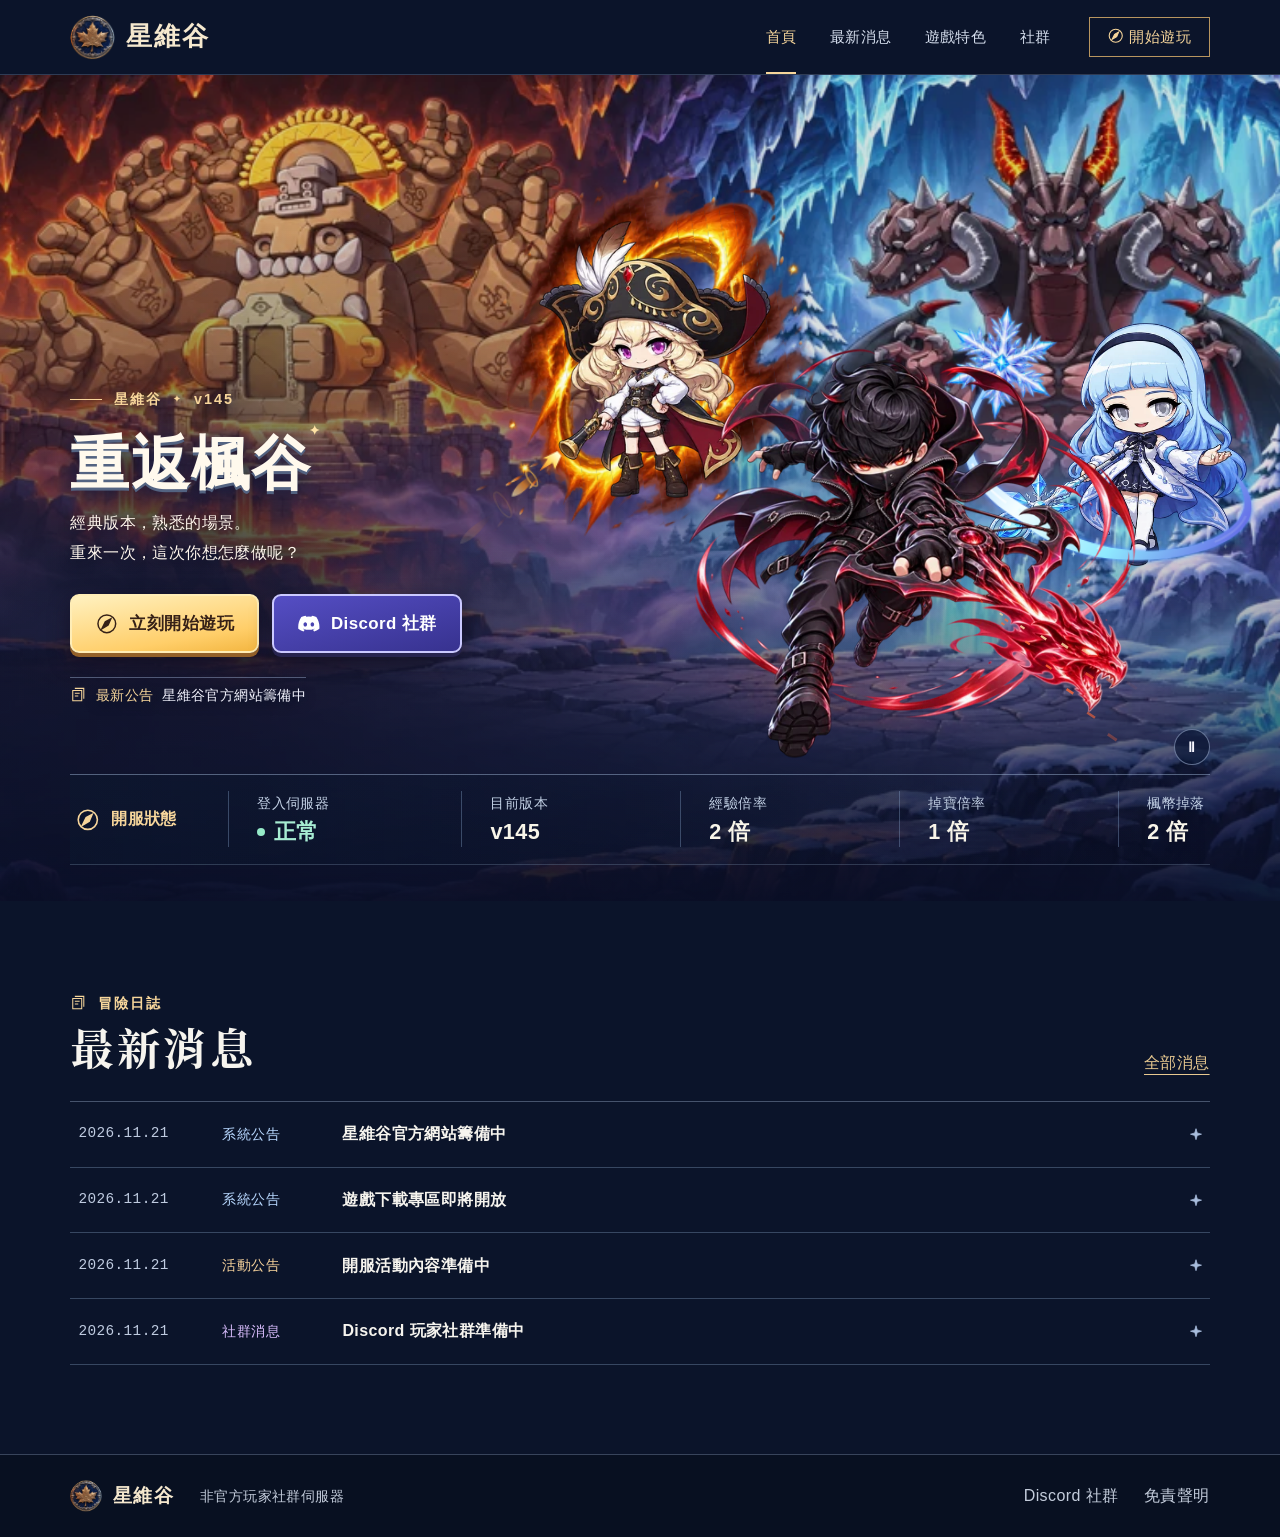
<file: index.html>
<!doctype html>
<html lang="zh-Hant-TW"><head><meta charset="utf-8"><meta name="viewport" content="width=device-width, initial-scale=1">
<title>星維谷 StarVow｜重返楓谷 v145</title>
<meta name="description" content="經典版本，熟悉的場景。重來一次，這次你想怎麼做呢？">
<meta name="theme-color" content="#0c1732">
<link rel="canonical" href="https://starvow.online/">
<meta property="og:type" content="website">
<meta property="og:site_name" content="星維谷 StarVow">
<meta property="og:locale" content="zh_TW">
<meta property="og:title" content="星維谷 StarVow｜重返楓谷 v145">
<meta property="og:description" content="經典版本，熟悉的場景。重來一次，這次你想怎麼做呢？">
<meta property="og:url" content="https://starvow.online/">
<meta property="og:image" content="https://starvow.online/starvow-share.jpg">
<meta property="og:image:type" content="image/jpeg">
<meta property="og:image:width" content="1200">
<meta property="og:image:height" content="630">
<meta property="og:image:alt" content="星維谷冰火雙王主視覺">
<meta name="twitter:card" content="summary_large_image">
<meta name="twitter:title" content="星維谷 StarVow｜重返楓谷 v145">
<meta name="twitter:description" content="經典版本，熟悉的場景。重來一次，這次你想怎麼做呢？">
<meta name="twitter:image" content="https://starvow.online/starvow-share.jpg">
<link rel="icon" href="assets/hero/maple-medal.webp"><link rel="stylesheet" href="styles.css"><link rel="stylesheet" href="scene.css"><link rel="stylesheet" href="maple-party.css"><link rel="stylesheet" href="./trio.css">
<script type="module" src="app.js"></script></head><body><a class="skip" href="#main">跳至主要內容</a>
<header class="site-header"><div class="header-inner"><a class="brand" href="./" aria-label="星維谷首頁"><img src="assets/hero/maple-medal.webp" width="45" height="45" alt=""><span>星維谷</span></a>
<nav class="wide-nav" aria-label="主選單"><a href="./" aria-current="page">首頁</a><a href="news/">最新消息</a><a href="features/">遊戲特色</a><a href="community/">社群</a></nav>
<a class="nav-play" href="play/"><svg aria-hidden="true" class="icon" viewBox="0 0 24 24" fill="none" stroke="currentColor" stroke-width="1.5"><circle cx="12" cy="12" r="9"/><path d="m16 7-2.7 6.3L7 17l3.5-7Z" fill="currentColor"/></svg> 開始遊玩</a>
<details class="menu"><summary aria-label="網站選單"><svg aria-hidden="true" class="icon" viewBox="0 0 24 24" fill="none" stroke="currentColor" stroke-width="1.5"><path d="M3 7h18M3 12h18M3 17h18"/></svg></summary><nav aria-label="行動版主選單"><a href="./" aria-current="page">首頁</a><a href="news/">最新消息</a><a href="features/">遊戲特色</a><a href="community/">社群</a><a href="play/">開始遊玩</a><a href="disclaimer/">免責聲明</a></nav></details>
</div></header><main id="main" tabindex="-1"><section class="hero" aria-labelledby="hero-title">
    <picture class="landscape" aria-hidden="true"><source media="(max-width: 760px)" srcset="assets/hero/bosses-small.webp"><img src="assets/hero/bosses.webp" fetchpriority="high" alt=""></picture>
    <canvas class="galaxy" aria-hidden="true"></canvas><div class="shade"></div>
    <div class="hero-body wrap"><div class="hero-copy">
    <p class="eyebrow"><span class="hairline"></span> 星維谷 <span class="tiny-star">✦</span> v145</p>
    <h1 id="hero-title">重返楓谷</h1><p class="hero-intro">經典版本，熟悉的場景。<br>重來一次，這次你想怎麼做呢？</p>
    <div class="actions"><a class="action gold" href="play/"><svg aria-hidden="true" class="icon" viewBox="0 0 24 24" fill="none" stroke="currentColor" stroke-width="1.5"><circle cx="12" cy="12" r="9"/><path d="m16 7-2.7 6.3L7 17l3.5-7Z" fill="currentColor"/></svg><span>立刻開始遊玩</span></a><a class="action outline" href="community/"><svg aria-hidden="true" class="icon" viewBox="0 0 24 24" fill="none" stroke="currentColor" stroke-width="1.5"><path fill="currentColor" stroke="none" d="M19.6 5.1a18 18 0 0 0-4.4-1.4l-.6 1.2a15 15 0 0 0-5.2 0l-.6-1.2C7.2 4 5.7 4.5 4.4 5.1 1.7 9.1 1 13.1 1.3 17a17 17 0 0 0 5.4 2.8l1.1-1.8-1.7-.8.4-.3a13.5 13.5 0 0 0 11 0l.4.3-1.7.8 1.1 1.8a17 17 0 0 0 5.4-2.8c.4-4.5-.7-8.4-3.1-11.9ZM8.4 14.8c-1 0-1.8-1-1.8-2.2s.8-2.2 1.8-2.2 1.8 1 1.8 2.2-.8 2.2-1.8 2.2Zm7.2 0c-1 0-1.8-1-1.8-2.2s.8-2.2 1.8-2.2 1.8 1 1.8 2.2-.8 2.2-1.8 2.2Z"/></svg><span>Discord 社群</span></a></div>
    <a class="bulletin" href="news/website/"><svg aria-hidden="true" class="icon" viewBox="0 0 24 24" fill="none" stroke="currentColor" stroke-width="1.5"><path d="M4 5h13v15H4zM7 2h13v15M7 9h7M7 13h5"/></svg><span>最新公告</span><strong>星維谷官方網站籌備中</strong></a></div>
    <div class="party"><div class="actor scout" data-actor="scout" data-costume="maple-captain"><picture>
    <source media="(max-width: 760px)" srcset="assets/scene/maple-captain-small.webp"><img src="assets/scene/maple-captain.webp" alt="戴羽飾三角帽的金髮海盜" decoding="async"></picture>
    <canvas class="spell" aria-hidden="true"></canvas></div><div class="actor mage" data-actor="mage" data-costume="maple-frost"><picture>
    <source media="(max-width: 760px)" srcset="assets/scene/maple-frost-small.webp"><img src="assets/scene/maple-frost.webp" alt="手持冰晶法杖的藍髮法師" decoding="async"></picture>
    <canvas class="spell" aria-hidden="true"></canvas></div><div class="actor knight" data-actor="knight" data-costume="kain-dragon"><picture>
    <source media="(max-width: 760px)" srcset="assets/hero/kain-small.webp"><img src="assets/hero/kain.webp" alt="凱殷向前突進，赤龍箭從手弩射出" decoding="async"></picture>
    <canvas class="spell" aria-hidden="true"></canvas></div></div></div>
    <div class="hero-foot wrap"><aside class="status" aria-label="開服狀態"><div class="status-title"><svg aria-hidden="true" class="icon" viewBox="0 0 24 24" fill="none" stroke="currentColor" stroke-width="1.5"><circle cx="12" cy="12" r="9"/><path d="m16 7-2.7 6.3L7 17l3.5-7Z" fill="currentColor"/></svg> 開服狀態</div><dl><div><dt>登入伺服器</dt><dd>正常</dd></div><div><dt>目前版本</dt><dd>v145</dd></div><div><dt>經驗倍率</dt><dd>2 倍</dd></div><div><dt>掉寶倍率</dt><dd>1 倍</dd></div><div><dt>楓幣掉落</dt><dd>2 倍</dd></div></dl></aside></div></section><section class="journal wrap" id="news"><div class="journal-heading"><div><p class="eyebrow"><svg aria-hidden="true" class="icon" viewBox="0 0 24 24" fill="none" stroke="currentColor" stroke-width="1.5"><path d="M4 5h13v15H4zM7 2h13v15M7 9h7M7 13h5"/></svg> 冒險日誌</p><h2>最新消息</h2></div><a class="text-link" href="news/">全部消息</a></div><ul class="entries"><li data-category="system"><a href="news/website/"><time datetime="2026-11-21">2026.11.21</time><span class="category system">系統公告</span><strong>星維谷官方網站籌備中</strong><svg aria-hidden="true" class="icon" viewBox="0 0 24 24" fill="none" stroke="currentColor" stroke-width="1.5"><path d="m12 1 2.5 8.5L23 12l-8.5 2.5L12 23l-2.5-8.5L1 12l8.5-2.5Z" fill="currentColor"/></svg></a></li><li data-category="system"><a href="news/download/"><time datetime="2026-11-21">2026.11.21</time><span class="category system">系統公告</span><strong>遊戲下載專區即將開放</strong><svg aria-hidden="true" class="icon" viewBox="0 0 24 24" fill="none" stroke="currentColor" stroke-width="1.5"><path d="m12 1 2.5 8.5L23 12l-8.5 2.5L12 23l-2.5-8.5L1 12l8.5-2.5Z" fill="currentColor"/></svg></a></li><li data-category="event"><a href="news/opening/"><time datetime="2026-11-21">2026.11.21</time><span class="category event">活動公告</span><strong>開服活動內容準備中</strong><svg aria-hidden="true" class="icon" viewBox="0 0 24 24" fill="none" stroke="currentColor" stroke-width="1.5"><path d="m12 1 2.5 8.5L23 12l-8.5 2.5L12 23l-2.5-8.5L1 12l8.5-2.5Z" fill="currentColor"/></svg></a></li><li data-category="community"><a href="news/discord/"><time datetime="2026-11-21">2026.11.21</time><span class="category community">社群消息</span><strong>Discord 玩家社群準備中</strong><svg aria-hidden="true" class="icon" viewBox="0 0 24 24" fill="none" stroke="currentColor" stroke-width="1.5"><path d="m12 1 2.5 8.5L23 12l-8.5 2.5L12 23l-2.5-8.5L1 12l8.5-2.5Z" fill="currentColor"/></svg></a></li></ul></section></main><footer><div class="footer-inner"><a class="brand" href="./" aria-label="星維谷首頁"><img src="assets/hero/maple-medal.webp" width="45" height="45" alt=""><span>星維谷</span></a><p>非官方玩家社群伺服器</p><a href="community/">Discord 社群</a><a href="disclaimer/">免責聲明</a></div></footer></body></html>
</file>
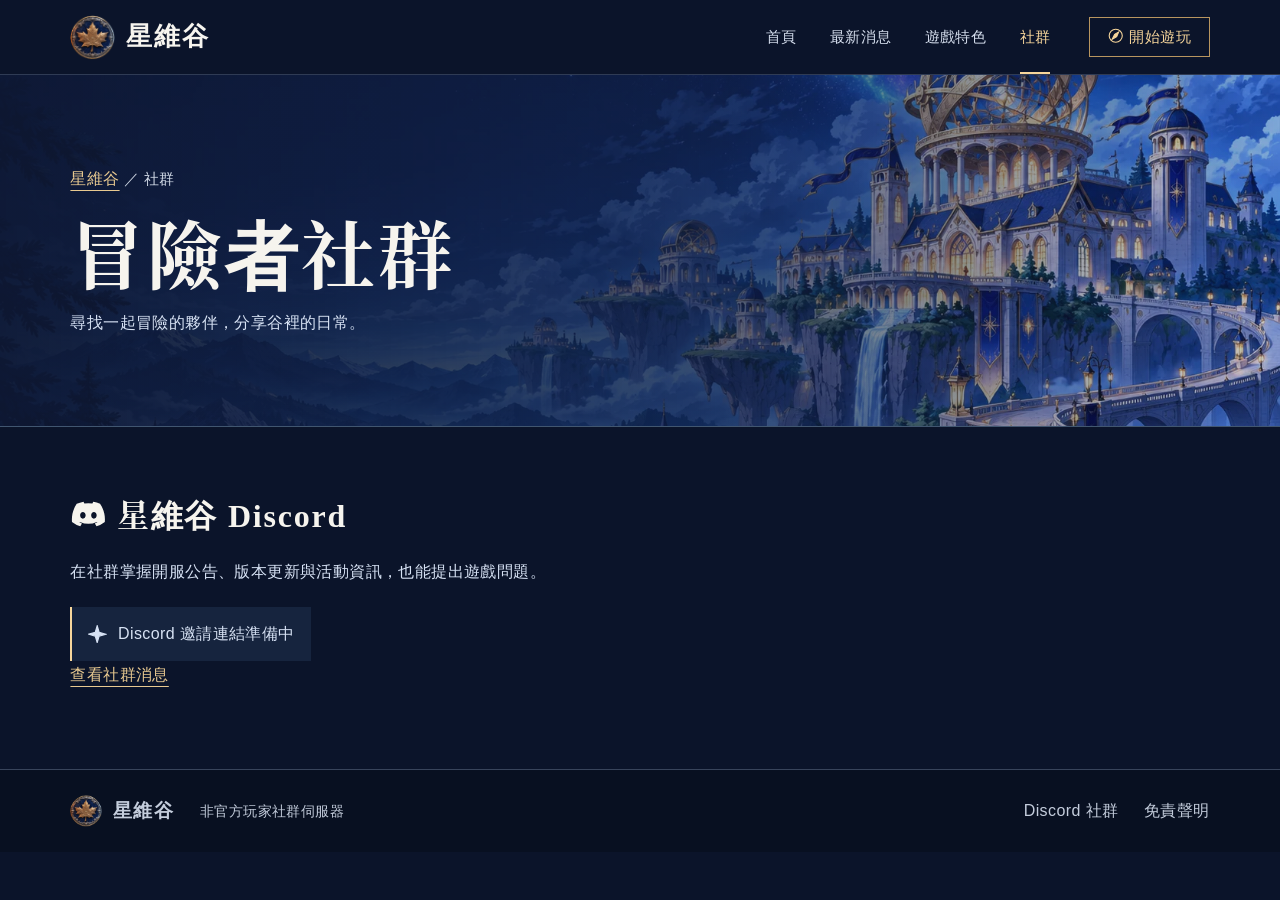
<file: community/index.html>
<!doctype html>
<html lang="zh-Hant-TW"><head><meta charset="utf-8"><meta name="viewport" content="width=device-width, initial-scale=1">
<title>社群與 Discord｜星維谷</title><meta name="description" content="星維谷玩家交流與 Discord 社群入口。"><meta name="theme-color" content="#0c1732">
<meta property="og:title" content="社群與 Discord｜星維谷"><meta property="og:description" content="星維谷玩家交流與 Discord 社群入口。">
<link rel="icon" href="../assets/hero/maple-medal.webp"><link rel="stylesheet" href="../styles.css">
<script type="module" src="../app.js"></script></head><body><a class="skip" href="#main">跳至主要內容</a>
<header class="site-header"><div class="header-inner"><a class="brand" href="../" aria-label="星維谷首頁"><img src="../assets/hero/maple-medal.webp" width="45" height="45" alt=""><span>星維谷</span></a>
<nav class="wide-nav" aria-label="主選單"><a href="../">首頁</a><a href="../news/">最新消息</a><a href="../features/">遊戲特色</a><a href="./" aria-current="page">社群</a></nav>
<a class="nav-play" href="../play/"><svg aria-hidden="true" class="icon" viewBox="0 0 24 24" fill="none" stroke="currentColor" stroke-width="1.5"><circle cx="12" cy="12" r="9"/><path d="m16 7-2.7 6.3L7 17l3.5-7Z" fill="currentColor"/></svg> 開始遊玩</a>
<details class="menu"><summary aria-label="網站選單"><svg aria-hidden="true" class="icon" viewBox="0 0 24 24" fill="none" stroke="currentColor" stroke-width="1.5"><path d="M3 7h18M3 12h18M3 17h18"/></svg></summary><nav aria-label="行動版主選單"><a href="../">首頁</a><a href="../news/">最新消息</a><a href="../features/">遊戲特色</a><a href="./" aria-current="page">社群</a><a href="../play/">開始遊玩</a><a href="../disclaimer/">免責聲明</a></nav></details>
</div></header><main id="main" tabindex="-1"><div class="inner-sky"><div class="inner-intro wrap"><a class="back" href="../">星維谷</a><span class="crumb"> ／ 社群</span><h1>冒險者社群</h1><p>尋找一起冒險的夥伴，分享谷裡的日常。</p></div></div><section class="inner-content wrap"><div class="reading"><h2><svg aria-hidden="true" class="icon" viewBox="0 0 24 24" fill="none" stroke="currentColor" stroke-width="1.5"><path fill="currentColor" stroke="none" d="M19.6 5.1a18 18 0 0 0-4.4-1.4l-.6 1.2a15 15 0 0 0-5.2 0l-.6-1.2C7.2 4 5.7 4.5 4.4 5.1 1.7 9.1 1 13.1 1.3 17a17 17 0 0 0 5.4 2.8l1.1-1.8-1.7-.8.4-.3a13.5 13.5 0 0 0 11 0l.4.3-1.7.8 1.1 1.8a17 17 0 0 0 5.4-2.8c.4-4.5-.7-8.4-3.1-11.9ZM8.4 14.8c-1 0-1.8-1-1.8-2.2s.8-2.2 1.8-2.2 1.8 1 1.8 2.2-.8 2.2-1.8 2.2Zm7.2 0c-1 0-1.8-1-1.8-2.2s.8-2.2 1.8-2.2 1.8 1 1.8 2.2-.8 2.2-1.8 2.2Z"/></svg> 星維谷 Discord</h2><p>在社群掌握開服公告、版本更新與活動資訊，也能提出遊戲問題。</p><p class="pending"><svg aria-hidden="true" class="icon" viewBox="0 0 24 24" fill="none" stroke="currentColor" stroke-width="1.5"><path d="m12 1 2.5 8.5L23 12l-8.5 2.5L12 23l-2.5-8.5L1 12l8.5-2.5Z" fill="currentColor"/></svg>Discord 邀請連結準備中</p><a class="text-link" href="../news/?category=community">查看社群消息</a></div></section></main><footer><div class="footer-inner"><a class="brand" href="../" aria-label="星維谷首頁"><img src="../assets/hero/maple-medal.webp" width="45" height="45" alt=""><span>星維谷</span></a><p>非官方玩家社群伺服器</p><a href="./">Discord 社群</a><a href="../disclaimer/">免責聲明</a></div></footer></body></html>
</file>
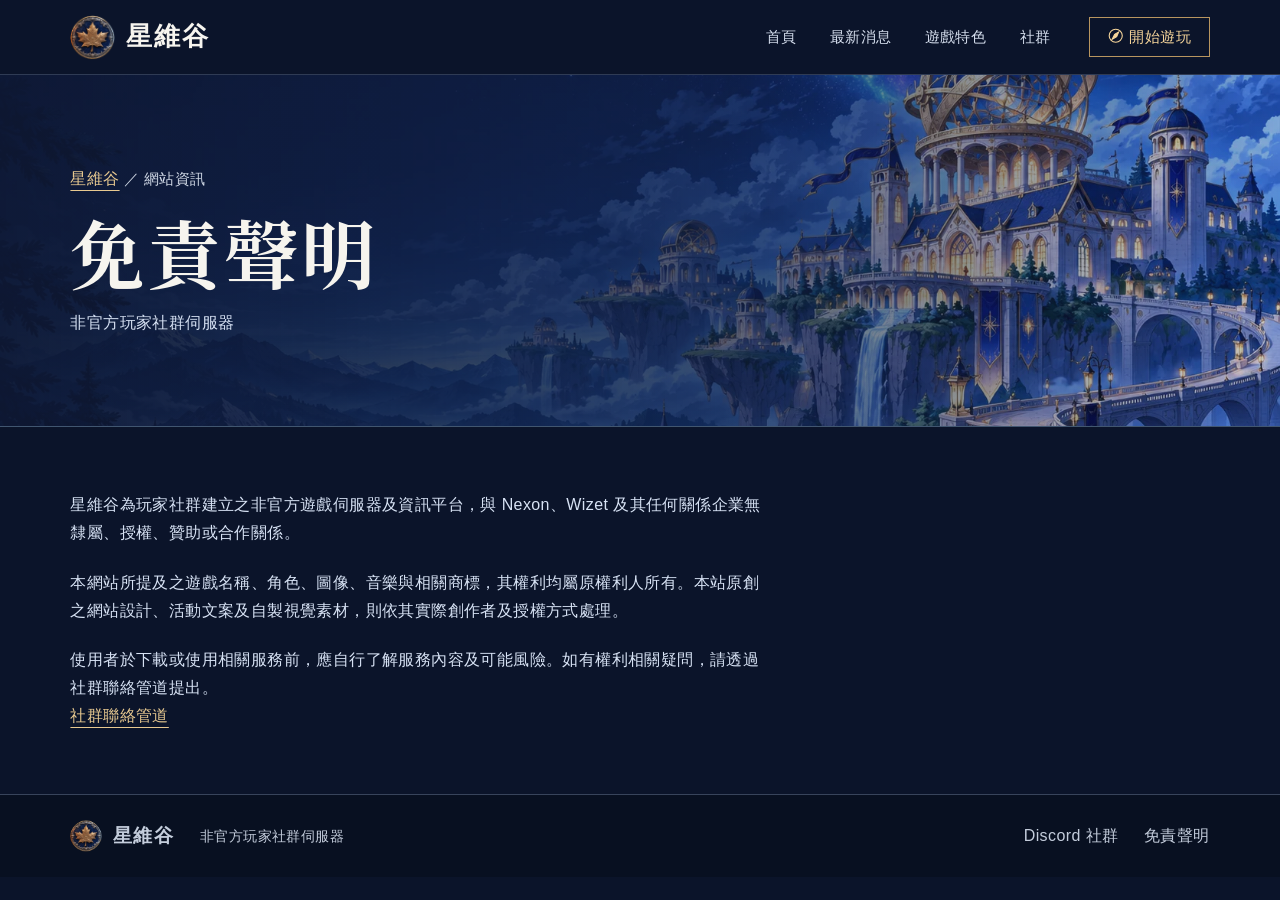
<file: disclaimer/index.html>
<!doctype html>
<html lang="zh-Hant-TW"><head><meta charset="utf-8"><meta name="viewport" content="width=device-width, initial-scale=1">
<title>免責聲明｜星維谷</title><meta name="description" content="星維谷非官方伺服器與權利歸屬說明。"><meta name="theme-color" content="#0c1732">
<meta property="og:title" content="免責聲明｜星維谷"><meta property="og:description" content="星維谷非官方伺服器與權利歸屬說明。">
<link rel="icon" href="../assets/hero/maple-medal.webp"><link rel="stylesheet" href="../styles.css">
<script type="module" src="../app.js"></script></head><body><a class="skip" href="#main">跳至主要內容</a>
<header class="site-header"><div class="header-inner"><a class="brand" href="../" aria-label="星維谷首頁"><img src="../assets/hero/maple-medal.webp" width="45" height="45" alt=""><span>星維谷</span></a>
<nav class="wide-nav" aria-label="主選單"><a href="../">首頁</a><a href="../news/">最新消息</a><a href="../features/">遊戲特色</a><a href="../community/">社群</a></nav>
<a class="nav-play" href="../play/"><svg aria-hidden="true" class="icon" viewBox="0 0 24 24" fill="none" stroke="currentColor" stroke-width="1.5"><circle cx="12" cy="12" r="9"/><path d="m16 7-2.7 6.3L7 17l3.5-7Z" fill="currentColor"/></svg> 開始遊玩</a>
<details class="menu"><summary aria-label="網站選單"><svg aria-hidden="true" class="icon" viewBox="0 0 24 24" fill="none" stroke="currentColor" stroke-width="1.5"><path d="M3 7h18M3 12h18M3 17h18"/></svg></summary><nav aria-label="行動版主選單"><a href="../">首頁</a><a href="../news/">最新消息</a><a href="../features/">遊戲特色</a><a href="../community/">社群</a><a href="../play/">開始遊玩</a><a href="./" aria-current="page">免責聲明</a></nav></details>
</div></header><main id="main" tabindex="-1"><div class="inner-sky"><div class="inner-intro wrap"><a class="back" href="../">星維谷</a><span class="crumb"> ／ 網站資訊</span><h1>免責聲明</h1><p>非官方玩家社群伺服器</p></div></div><section class="inner-content wrap"><article class="reading"><p>星維谷為玩家社群建立之非官方遊戲伺服器及資訊平台，與 Nexon、Wizet 及其任何關係企業無隸屬、授權、贊助或合作關係。</p><p>本網站所提及之遊戲名稱、角色、圖像、音樂與相關商標，其權利均屬原權利人所有。本站原創之網站設計、活動文案及自製視覺素材，則依其實際創作者及授權方式處理。</p><p>使用者於下載或使用相關服務前，應自行了解服務內容及可能風險。如有權利相關疑問，請透過社群聯絡管道提出。</p><a class="text-link" href="../community/">社群聯絡管道</a></article></section></main><footer><div class="footer-inner"><a class="brand" href="../" aria-label="星維谷首頁"><img src="../assets/hero/maple-medal.webp" width="45" height="45" alt=""><span>星維谷</span></a><p>非官方玩家社群伺服器</p><a href="../community/">Discord 社群</a><a href="./">免責聲明</a></div></footer></body></html>
</file>
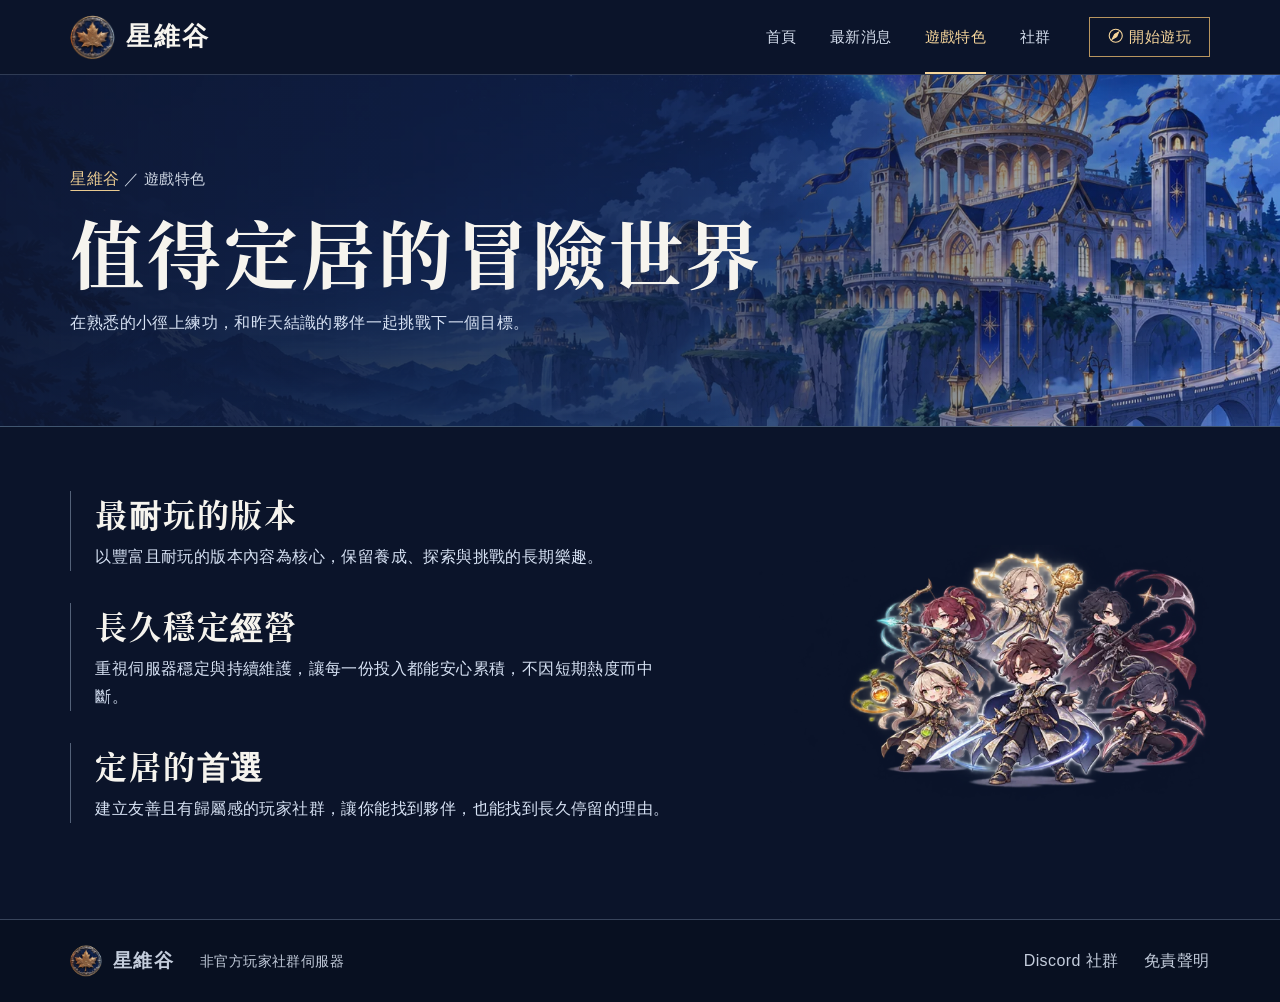
<file: features/index.html>
<!doctype html>
<html lang="zh-Hant-TW"><head><meta charset="utf-8"><meta name="viewport" content="width=device-width, initial-scale=1">
<title>遊戲特色｜星維谷</title><meta name="description" content="探索 v145 的長期養成與社群生活。"><meta name="theme-color" content="#0c1732">
<meta property="og:title" content="遊戲特色｜星維谷"><meta property="og:description" content="探索 v145 的長期養成與社群生活。">
<link rel="icon" href="../assets/hero/maple-medal.webp"><link rel="stylesheet" href="../styles.css">
<script type="module" src="../app.js"></script></head><body><a class="skip" href="#main">跳至主要內容</a>
<header class="site-header"><div class="header-inner"><a class="brand" href="../" aria-label="星維谷首頁"><img src="../assets/hero/maple-medal.webp" width="45" height="45" alt=""><span>星維谷</span></a>
<nav class="wide-nav" aria-label="主選單"><a href="../">首頁</a><a href="../news/">最新消息</a><a href="./" aria-current="page">遊戲特色</a><a href="../community/">社群</a></nav>
<a class="nav-play" href="../play/"><svg aria-hidden="true" class="icon" viewBox="0 0 24 24" fill="none" stroke="currentColor" stroke-width="1.5"><circle cx="12" cy="12" r="9"/><path d="m16 7-2.7 6.3L7 17l3.5-7Z" fill="currentColor"/></svg> 開始遊玩</a>
<details class="menu"><summary aria-label="網站選單"><svg aria-hidden="true" class="icon" viewBox="0 0 24 24" fill="none" stroke="currentColor" stroke-width="1.5"><path d="M3 7h18M3 12h18M3 17h18"/></svg></summary><nav aria-label="行動版主選單"><a href="../">首頁</a><a href="../news/">最新消息</a><a href="./" aria-current="page">遊戲特色</a><a href="../community/">社群</a><a href="../play/">開始遊玩</a><a href="../disclaimer/">免責聲明</a></nav></details>
</div></header><main id="main" tabindex="-1"><div class="inner-sky"><div class="inner-intro wrap"><a class="back" href="../">星維谷</a><span class="crumb"> ／ 遊戲特色</span><h1>值得定居的冒險世界</h1><p>在熟悉的小徑上練功，和昨天結識的夥伴一起挑戰下一個目標。</p></div></div><section class="inner-content wrap"><div class="feature-spread"><div><section class="feature"><h2>最耐玩的版本</h2><p>以豐富且耐玩的版本內容為核心，保留養成、探索與挑戰的長期樂趣。</p></section><section class="feature"><h2>長久穩定經營</h2><p>重視伺服器穩定與持續維護，讓每一份投入都能安心累積，不因短期熱度而中斷。</p></section><section class="feature"><h2>定居的首選</h2><p>建立友善且有歸屬感的玩家社群，讓你能找到夥伴，也能找到長久停留的理由。</p></section></div><img loading="lazy" src="../assets/scene/expedition.webp" alt="星維谷冒險團" width="640" height="375"></div></section></main><footer><div class="footer-inner"><a class="brand" href="../" aria-label="星維谷首頁"><img src="../assets/hero/maple-medal.webp" width="45" height="45" alt=""><span>星維谷</span></a><p>非官方玩家社群伺服器</p><a href="../community/">Discord 社群</a><a href="../disclaimer/">免責聲明</a></div></footer></body></html>
</file>
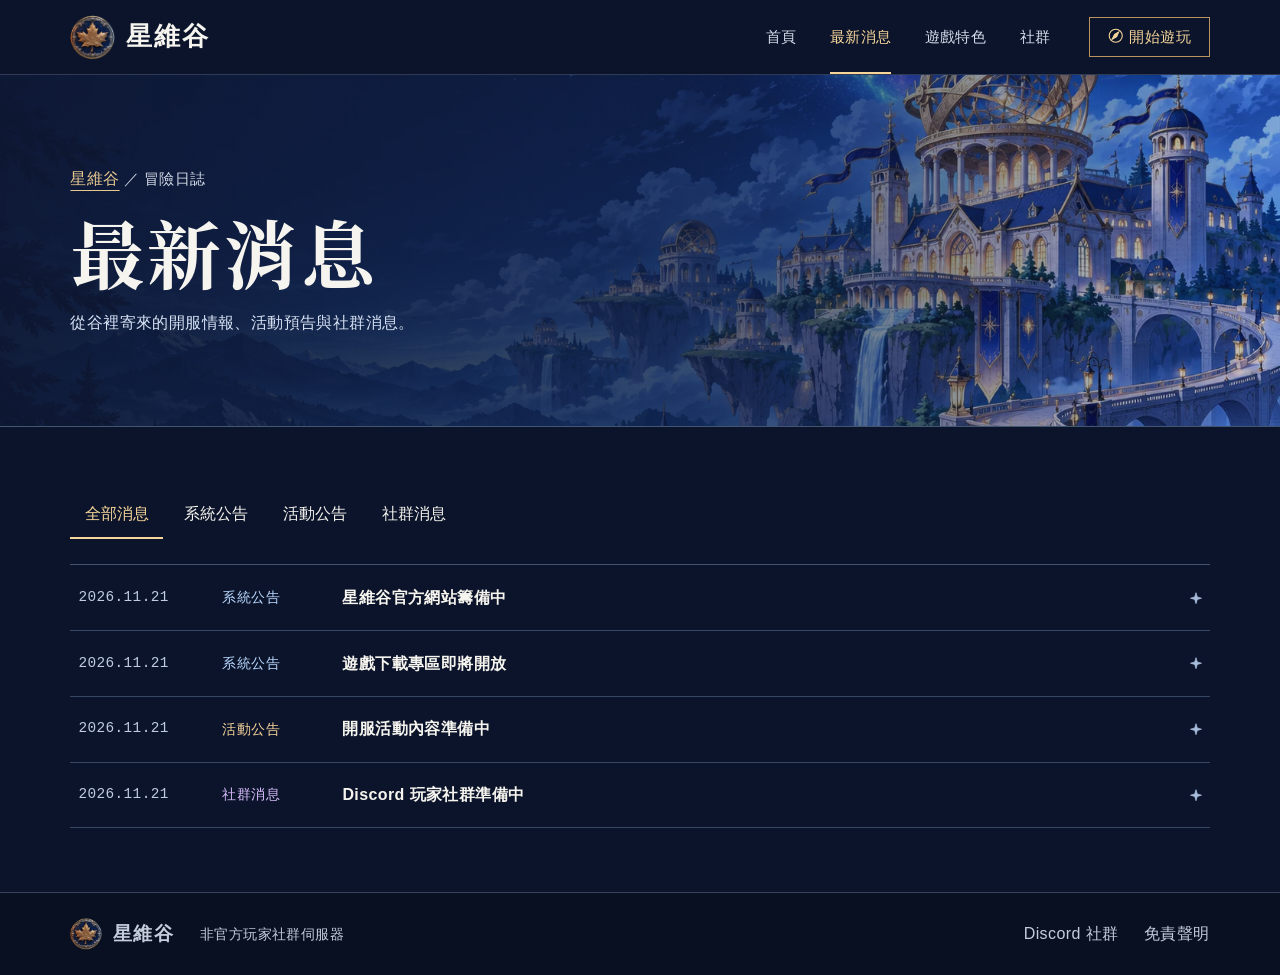
<file: news/index.html>
<!doctype html>
<html lang="zh-Hant-TW"><head><meta charset="utf-8"><meta name="viewport" content="width=device-width, initial-scale=1">
<title>最新消息｜星維谷</title><meta name="description" content="開服資訊、活動公告與社群動態。"><meta name="theme-color" content="#0c1732">
<meta property="og:title" content="最新消息｜星維谷"><meta property="og:description" content="開服資訊、活動公告與社群動態。">
<link rel="icon" href="../assets/hero/maple-medal.webp"><link rel="stylesheet" href="../styles.css">
<script type="module" src="../app.js"></script></head><body><a class="skip" href="#main">跳至主要內容</a>
<header class="site-header"><div class="header-inner"><a class="brand" href="../" aria-label="星維谷首頁"><img src="../assets/hero/maple-medal.webp" width="45" height="45" alt=""><span>星維谷</span></a>
<nav class="wide-nav" aria-label="主選單"><a href="../">首頁</a><a href="./" aria-current="page">最新消息</a><a href="../features/">遊戲特色</a><a href="../community/">社群</a></nav>
<a class="nav-play" href="../play/"><svg aria-hidden="true" class="icon" viewBox="0 0 24 24" fill="none" stroke="currentColor" stroke-width="1.5"><circle cx="12" cy="12" r="9"/><path d="m16 7-2.7 6.3L7 17l3.5-7Z" fill="currentColor"/></svg> 開始遊玩</a>
<details class="menu"><summary aria-label="網站選單"><svg aria-hidden="true" class="icon" viewBox="0 0 24 24" fill="none" stroke="currentColor" stroke-width="1.5"><path d="M3 7h18M3 12h18M3 17h18"/></svg></summary><nav aria-label="行動版主選單"><a href="../">首頁</a><a href="./" aria-current="page">最新消息</a><a href="../features/">遊戲特色</a><a href="../community/">社群</a><a href="../play/">開始遊玩</a><a href="../disclaimer/">免責聲明</a></nav></details>
</div></header><main id="main" tabindex="-1"><div class="inner-sky"><div class="inner-intro wrap"><a class="back" href="../">星維谷</a><span class="crumb"> ／ 冒險日誌</span><h1>最新消息</h1><p>從谷裡寄來的開服情報、活動預告與社群消息。</p></div></div><section class="inner-content wrap"><div class="filters" aria-label="消息分類" hidden><button type="button" data-filter="all" aria-pressed="true">全部消息</button><button type="button" data-filter="system" aria-pressed="false">系統公告</button><button type="button" data-filter="event" aria-pressed="false">活動公告</button><button type="button" data-filter="community" aria-pressed="false">社群消息</button></div><ul class="entries"><li data-category="system"><a href="website/"><time datetime="2026-11-21">2026.11.21</time><span class="category system">系統公告</span><strong>星維谷官方網站籌備中</strong><svg aria-hidden="true" class="icon" viewBox="0 0 24 24" fill="none" stroke="currentColor" stroke-width="1.5"><path d="m12 1 2.5 8.5L23 12l-8.5 2.5L12 23l-2.5-8.5L1 12l8.5-2.5Z" fill="currentColor"/></svg></a></li><li data-category="system"><a href="download/"><time datetime="2026-11-21">2026.11.21</time><span class="category system">系統公告</span><strong>遊戲下載專區即將開放</strong><svg aria-hidden="true" class="icon" viewBox="0 0 24 24" fill="none" stroke="currentColor" stroke-width="1.5"><path d="m12 1 2.5 8.5L23 12l-8.5 2.5L12 23l-2.5-8.5L1 12l8.5-2.5Z" fill="currentColor"/></svg></a></li><li data-category="event"><a href="opening/"><time datetime="2026-11-21">2026.11.21</time><span class="category event">活動公告</span><strong>開服活動內容準備中</strong><svg aria-hidden="true" class="icon" viewBox="0 0 24 24" fill="none" stroke="currentColor" stroke-width="1.5"><path d="m12 1 2.5 8.5L23 12l-8.5 2.5L12 23l-2.5-8.5L1 12l8.5-2.5Z" fill="currentColor"/></svg></a></li><li data-category="community"><a href="discord/"><time datetime="2026-11-21">2026.11.21</time><span class="category community">社群消息</span><strong>Discord 玩家社群準備中</strong><svg aria-hidden="true" class="icon" viewBox="0 0 24 24" fill="none" stroke="currentColor" stroke-width="1.5"><path d="m12 1 2.5 8.5L23 12l-8.5 2.5L12 23l-2.5-8.5L1 12l8.5-2.5Z" fill="currentColor"/></svg></a></li></ul></section></main><footer><div class="footer-inner"><a class="brand" href="../" aria-label="星維谷首頁"><img src="../assets/hero/maple-medal.webp" width="45" height="45" alt=""><span>星維谷</span></a><p>非官方玩家社群伺服器</p><a href="../community/">Discord 社群</a><a href="../disclaimer/">免責聲明</a></div></footer></body></html>
</file>
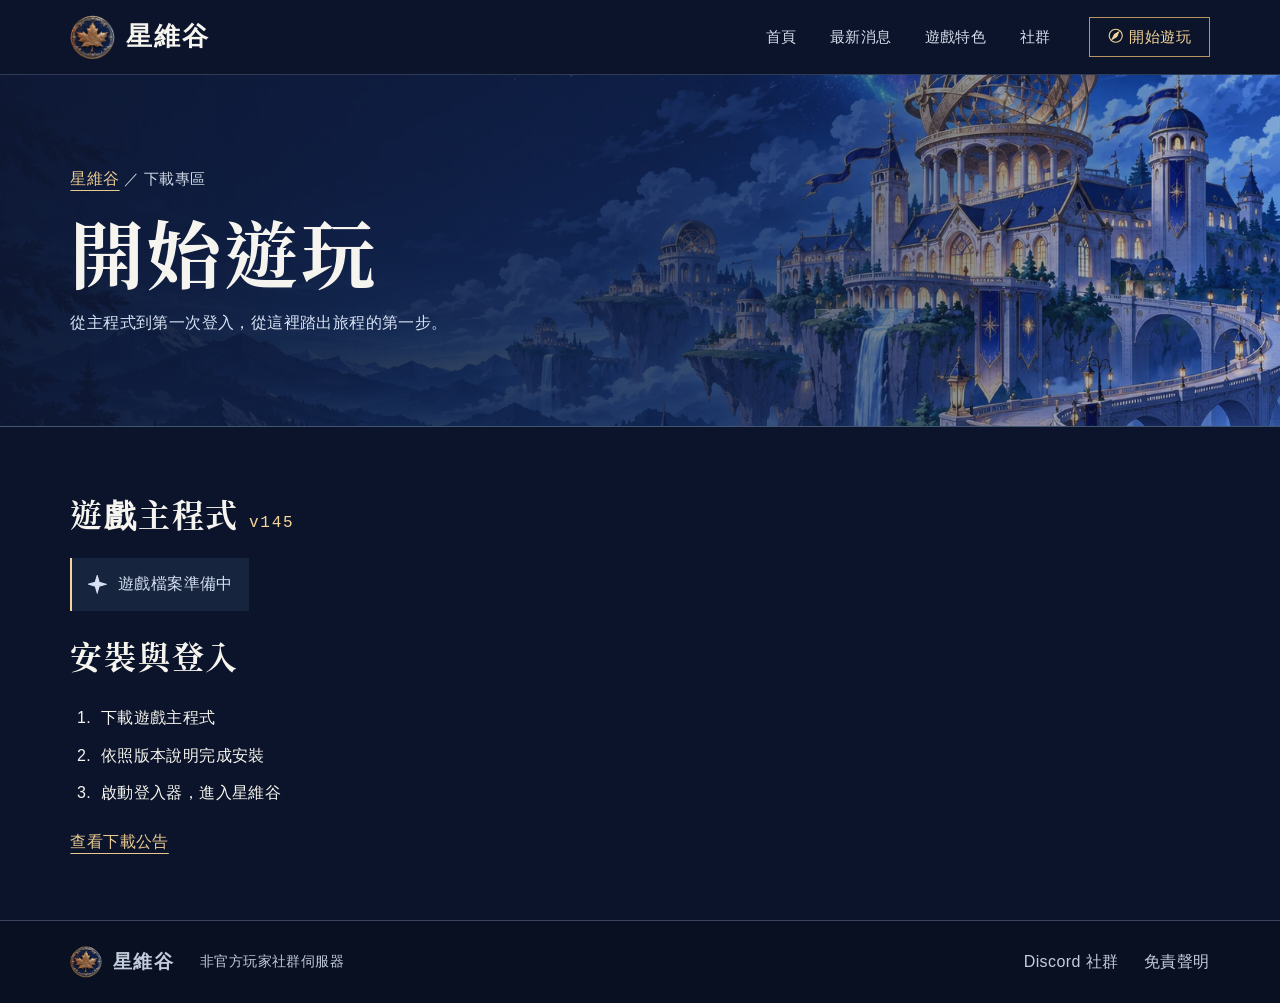
<file: play/index.html>
<!doctype html>
<html lang="zh-Hant-TW"><head><meta charset="utf-8"><meta name="viewport" content="width=device-width, initial-scale=1">
<title>開始遊玩｜星維谷</title><meta name="description" content="星維谷 v145 遊戲下載與安裝教學。"><meta name="theme-color" content="#0c1732">
<meta property="og:title" content="開始遊玩｜星維谷"><meta property="og:description" content="星維谷 v145 遊戲下載與安裝教學。">
<link rel="icon" href="../assets/hero/maple-medal.webp"><link rel="stylesheet" href="../styles.css">
<script type="module" src="../app.js"></script></head><body><a class="skip" href="#main">跳至主要內容</a>
<header class="site-header"><div class="header-inner"><a class="brand" href="../" aria-label="星維谷首頁"><img src="../assets/hero/maple-medal.webp" width="45" height="45" alt=""><span>星維谷</span></a>
<nav class="wide-nav" aria-label="主選單"><a href="../">首頁</a><a href="../news/">最新消息</a><a href="../features/">遊戲特色</a><a href="../community/">社群</a></nav>
<a class="nav-play" href="./"><svg aria-hidden="true" class="icon" viewBox="0 0 24 24" fill="none" stroke="currentColor" stroke-width="1.5"><circle cx="12" cy="12" r="9"/><path d="m16 7-2.7 6.3L7 17l3.5-7Z" fill="currentColor"/></svg> 開始遊玩</a>
<details class="menu"><summary aria-label="網站選單"><svg aria-hidden="true" class="icon" viewBox="0 0 24 24" fill="none" stroke="currentColor" stroke-width="1.5"><path d="M3 7h18M3 12h18M3 17h18"/></svg></summary><nav aria-label="行動版主選單"><a href="../">首頁</a><a href="../news/">最新消息</a><a href="../features/">遊戲特色</a><a href="../community/">社群</a><a href="./" aria-current="page">開始遊玩</a><a href="../disclaimer/">免責聲明</a></nav></details>
</div></header><main id="main" tabindex="-1"><div class="inner-sky"><div class="inner-intro wrap"><a class="back" href="../">星維谷</a><span class="crumb"> ／ 下載專區</span><h1>開始遊玩</h1><p>從主程式到第一次登入，從這裡踏出旅程的第一步。</p></div></div><section class="inner-content wrap"><div class="reading"><h2>遊戲主程式 <small>v145</small></h2><p class="pending"><svg aria-hidden="true" class="icon" viewBox="0 0 24 24" fill="none" stroke="currentColor" stroke-width="1.5"><path d="m12 1 2.5 8.5L23 12l-8.5 2.5L12 23l-2.5-8.5L1 12l8.5-2.5Z" fill="currentColor"/></svg>遊戲檔案準備中</p><h2 id="install">安裝與登入</h2><ol class="steps"><li>下載遊戲主程式</li><li>依照版本說明完成安裝</li><li>啟動登入器，進入星維谷</li></ol><a class="text-link" href="../news/download/">查看下載公告</a></div></section></main><footer><div class="footer-inner"><a class="brand" href="../" aria-label="星維谷首頁"><img src="../assets/hero/maple-medal.webp" width="45" height="45" alt=""><span>星維谷</span></a><p>非官方玩家社群伺服器</p><a href="../community/">Discord 社群</a><a href="../disclaimer/">免責聲明</a></div></footer></body></html>
</file>
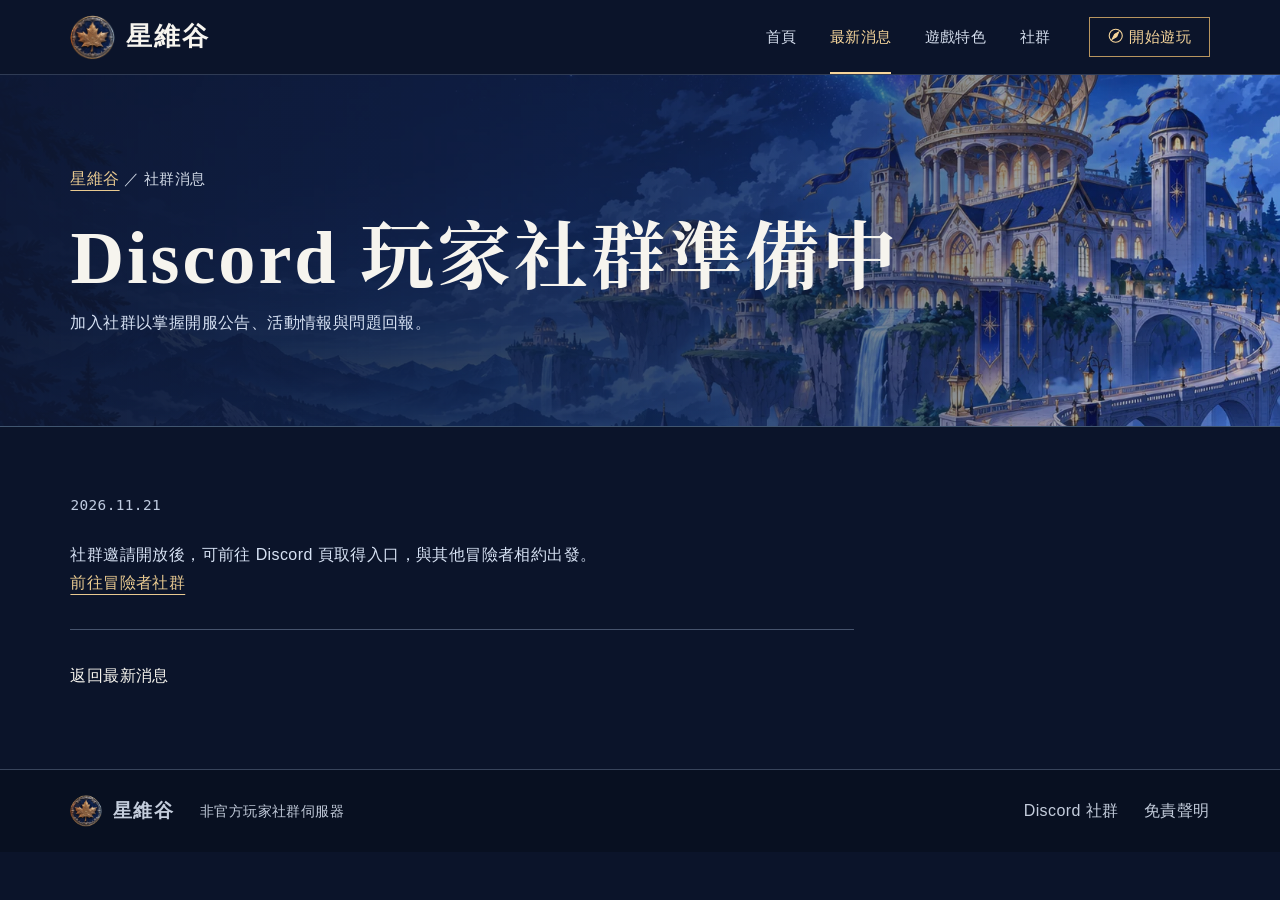
<file: news/discord/index.html>
<!doctype html>
<html lang="zh-Hant-TW"><head><meta charset="utf-8"><meta name="viewport" content="width=device-width, initial-scale=1">
<title>Discord 玩家社群準備中｜星維谷</title><meta name="description" content="加入社群以掌握開服公告、活動情報與問題回報。"><meta name="theme-color" content="#0c1732">
<meta property="og:title" content="Discord 玩家社群準備中｜星維谷"><meta property="og:description" content="加入社群以掌握開服公告、活動情報與問題回報。">
<link rel="icon" href="../../assets/hero/maple-medal.webp"><link rel="stylesheet" href="../../styles.css">
<script type="module" src="../../app.js"></script></head><body><a class="skip" href="#main">跳至主要內容</a>
<header class="site-header"><div class="header-inner"><a class="brand" href="../../" aria-label="星維谷首頁"><img src="../../assets/hero/maple-medal.webp" width="45" height="45" alt=""><span>星維谷</span></a>
<nav class="wide-nav" aria-label="主選單"><a href="../../">首頁</a><a href="../" aria-current="page">最新消息</a><a href="../../features/">遊戲特色</a><a href="../../community/">社群</a></nav>
<a class="nav-play" href="../../play/"><svg aria-hidden="true" class="icon" viewBox="0 0 24 24" fill="none" stroke="currentColor" stroke-width="1.5"><circle cx="12" cy="12" r="9"/><path d="m16 7-2.7 6.3L7 17l3.5-7Z" fill="currentColor"/></svg> 開始遊玩</a>
<details class="menu"><summary aria-label="網站選單"><svg aria-hidden="true" class="icon" viewBox="0 0 24 24" fill="none" stroke="currentColor" stroke-width="1.5"><path d="M3 7h18M3 12h18M3 17h18"/></svg></summary><nav aria-label="行動版主選單"><a href="../../">首頁</a><a href="../" aria-current="page">最新消息</a><a href="../../features/">遊戲特色</a><a href="../../community/">社群</a><a href="../../play/">開始遊玩</a><a href="../../disclaimer/">免責聲明</a></nav></details>
</div></header><main id="main" tabindex="-1"><div class="inner-sky"><div class="inner-intro wrap"><a class="back" href="../../">星維谷</a><span class="crumb"> ／ 社群消息</span><h1>Discord 玩家社群準備中</h1><p>加入社群以掌握開服公告、活動情報與問題回報。</p></div></div><section class="inner-content wrap"><article class="reading"><time datetime="2026-11-21">2026.11.21</time><p>社群邀請開放後，可前往 Discord 頁取得入口，與其他冒險者相約出發。</p><a class="text-link" href="../../community/">前往冒險者社群</a><hr><a href="../">返回最新消息</a></article></section></main><footer><div class="footer-inner"><a class="brand" href="../../" aria-label="星維谷首頁"><img src="../../assets/hero/maple-medal.webp" width="45" height="45" alt=""><span>星維谷</span></a><p>非官方玩家社群伺服器</p><a href="../../community/">Discord 社群</a><a href="../../disclaimer/">免責聲明</a></div></footer></body></html>
</file>
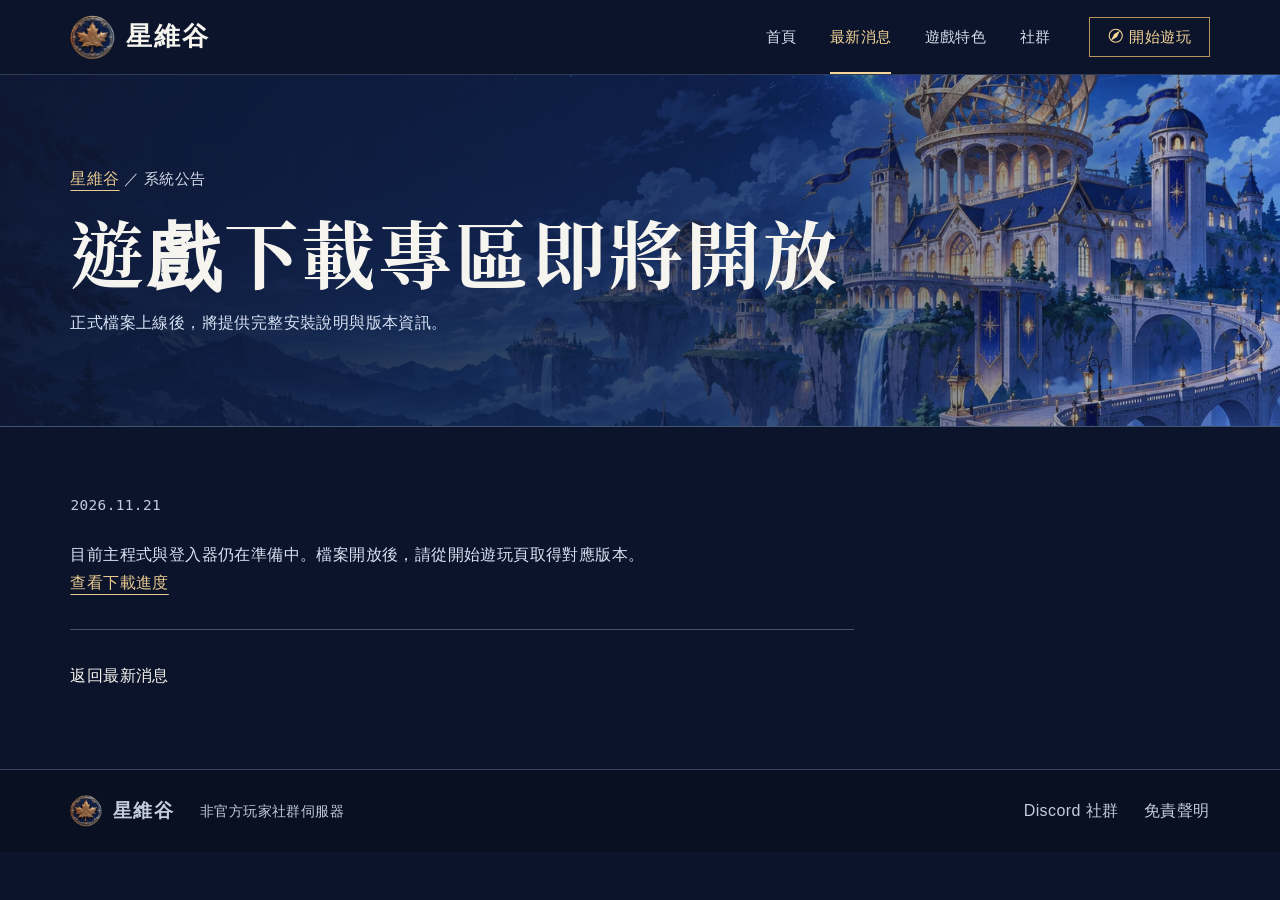
<file: news/download/index.html>
<!doctype html>
<html lang="zh-Hant-TW"><head><meta charset="utf-8"><meta name="viewport" content="width=device-width, initial-scale=1">
<title>遊戲下載專區即將開放｜星維谷</title><meta name="description" content="正式檔案上線後，將提供完整安裝說明與版本資訊。"><meta name="theme-color" content="#0c1732">
<meta property="og:title" content="遊戲下載專區即將開放｜星維谷"><meta property="og:description" content="正式檔案上線後，將提供完整安裝說明與版本資訊。">
<link rel="icon" href="../../assets/hero/maple-medal.webp"><link rel="stylesheet" href="../../styles.css">
<script type="module" src="../../app.js"></script></head><body><a class="skip" href="#main">跳至主要內容</a>
<header class="site-header"><div class="header-inner"><a class="brand" href="../../" aria-label="星維谷首頁"><img src="../../assets/hero/maple-medal.webp" width="45" height="45" alt=""><span>星維谷</span></a>
<nav class="wide-nav" aria-label="主選單"><a href="../../">首頁</a><a href="../" aria-current="page">最新消息</a><a href="../../features/">遊戲特色</a><a href="../../community/">社群</a></nav>
<a class="nav-play" href="../../play/"><svg aria-hidden="true" class="icon" viewBox="0 0 24 24" fill="none" stroke="currentColor" stroke-width="1.5"><circle cx="12" cy="12" r="9"/><path d="m16 7-2.7 6.3L7 17l3.5-7Z" fill="currentColor"/></svg> 開始遊玩</a>
<details class="menu"><summary aria-label="網站選單"><svg aria-hidden="true" class="icon" viewBox="0 0 24 24" fill="none" stroke="currentColor" stroke-width="1.5"><path d="M3 7h18M3 12h18M3 17h18"/></svg></summary><nav aria-label="行動版主選單"><a href="../../">首頁</a><a href="../" aria-current="page">最新消息</a><a href="../../features/">遊戲特色</a><a href="../../community/">社群</a><a href="../../play/">開始遊玩</a><a href="../../disclaimer/">免責聲明</a></nav></details>
</div></header><main id="main" tabindex="-1"><div class="inner-sky"><div class="inner-intro wrap"><a class="back" href="../../">星維谷</a><span class="crumb"> ／ 系統公告</span><h1>遊戲下載專區即將開放</h1><p>正式檔案上線後，將提供完整安裝說明與版本資訊。</p></div></div><section class="inner-content wrap"><article class="reading"><time datetime="2026-11-21">2026.11.21</time><p>目前主程式與登入器仍在準備中。檔案開放後，請從開始遊玩頁取得對應版本。</p><a class="text-link" href="../../play/">查看下載進度</a><hr><a href="../">返回最新消息</a></article></section></main><footer><div class="footer-inner"><a class="brand" href="../../" aria-label="星維谷首頁"><img src="../../assets/hero/maple-medal.webp" width="45" height="45" alt=""><span>星維谷</span></a><p>非官方玩家社群伺服器</p><a href="../../community/">Discord 社群</a><a href="../../disclaimer/">免責聲明</a></div></footer></body></html>
</file>
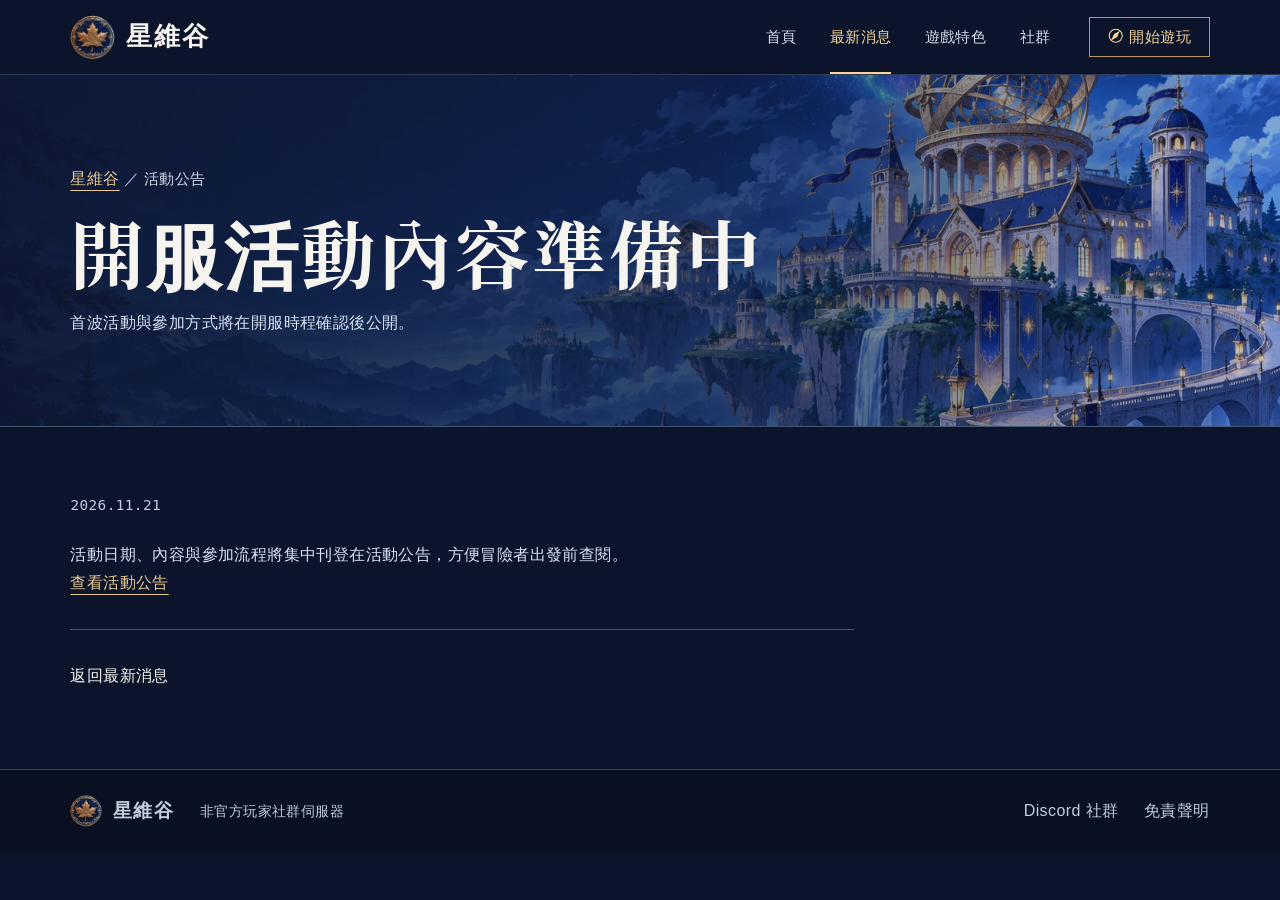
<file: news/opening/index.html>
<!doctype html>
<html lang="zh-Hant-TW"><head><meta charset="utf-8"><meta name="viewport" content="width=device-width, initial-scale=1">
<title>開服活動內容準備中｜星維谷</title><meta name="description" content="首波活動與參加方式將在開服時程確認後公開。"><meta name="theme-color" content="#0c1732">
<meta property="og:title" content="開服活動內容準備中｜星維谷"><meta property="og:description" content="首波活動與參加方式將在開服時程確認後公開。">
<link rel="icon" href="../../assets/hero/maple-medal.webp"><link rel="stylesheet" href="../../styles.css">
<script type="module" src="../../app.js"></script></head><body><a class="skip" href="#main">跳至主要內容</a>
<header class="site-header"><div class="header-inner"><a class="brand" href="../../" aria-label="星維谷首頁"><img src="../../assets/hero/maple-medal.webp" width="45" height="45" alt=""><span>星維谷</span></a>
<nav class="wide-nav" aria-label="主選單"><a href="../../">首頁</a><a href="../" aria-current="page">最新消息</a><a href="../../features/">遊戲特色</a><a href="../../community/">社群</a></nav>
<a class="nav-play" href="../../play/"><svg aria-hidden="true" class="icon" viewBox="0 0 24 24" fill="none" stroke="currentColor" stroke-width="1.5"><circle cx="12" cy="12" r="9"/><path d="m16 7-2.7 6.3L7 17l3.5-7Z" fill="currentColor"/></svg> 開始遊玩</a>
<details class="menu"><summary aria-label="網站選單"><svg aria-hidden="true" class="icon" viewBox="0 0 24 24" fill="none" stroke="currentColor" stroke-width="1.5"><path d="M3 7h18M3 12h18M3 17h18"/></svg></summary><nav aria-label="行動版主選單"><a href="../../">首頁</a><a href="../" aria-current="page">最新消息</a><a href="../../features/">遊戲特色</a><a href="../../community/">社群</a><a href="../../play/">開始遊玩</a><a href="../../disclaimer/">免責聲明</a></nav></details>
</div></header><main id="main" tabindex="-1"><div class="inner-sky"><div class="inner-intro wrap"><a class="back" href="../../">星維谷</a><span class="crumb"> ／ 活動公告</span><h1>開服活動內容準備中</h1><p>首波活動與參加方式將在開服時程確認後公開。</p></div></div><section class="inner-content wrap"><article class="reading"><time datetime="2026-11-21">2026.11.21</time><p>活動日期、內容與參加流程將集中刊登在活動公告，方便冒險者出發前查閱。</p><a class="text-link" href="../?category=event">查看活動公告</a><hr><a href="../">返回最新消息</a></article></section></main><footer><div class="footer-inner"><a class="brand" href="../../" aria-label="星維谷首頁"><img src="../../assets/hero/maple-medal.webp" width="45" height="45" alt=""><span>星維谷</span></a><p>非官方玩家社群伺服器</p><a href="../../community/">Discord 社群</a><a href="../../disclaimer/">免責聲明</a></div></footer></body></html>
</file>
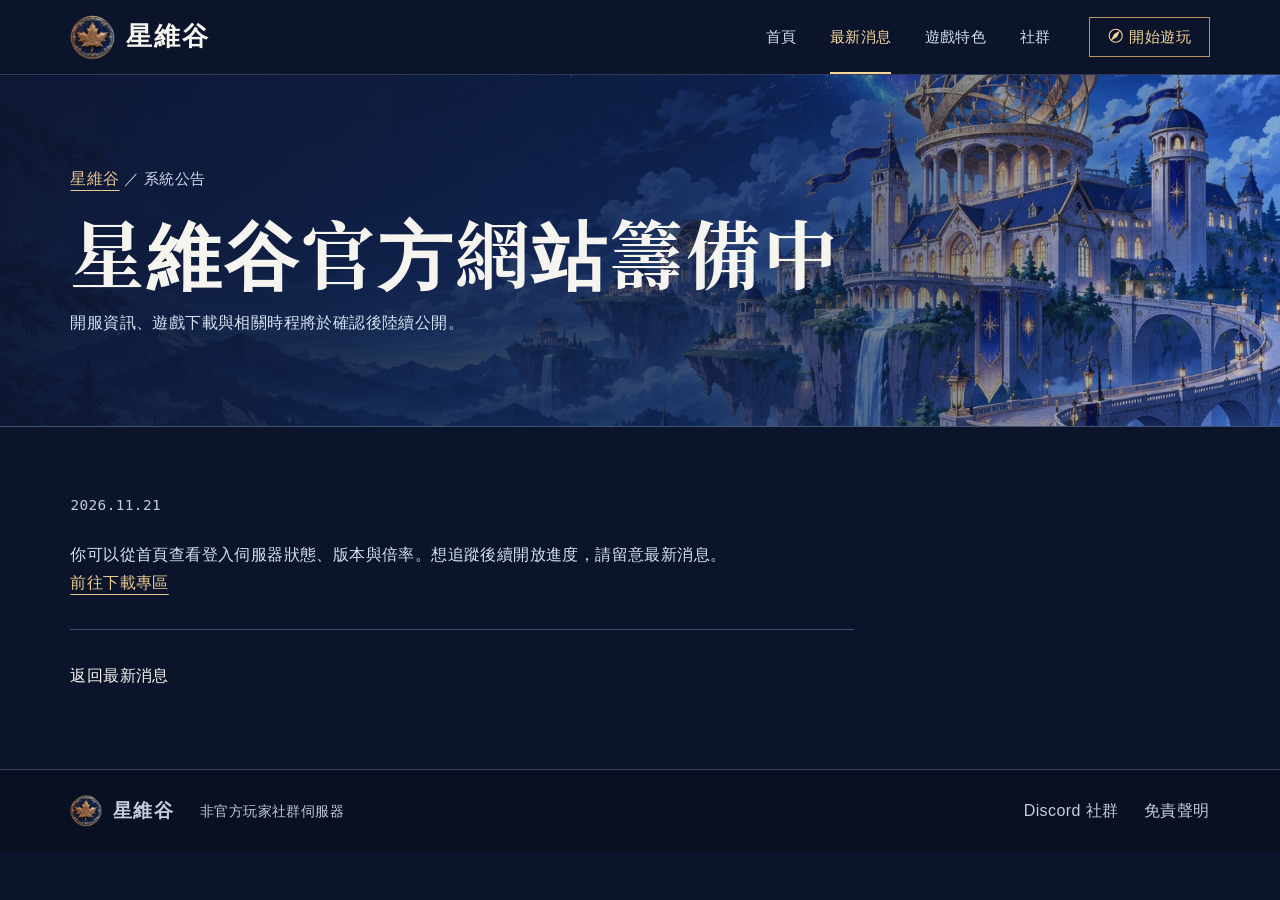
<file: news/website/index.html>
<!doctype html>
<html lang="zh-Hant-TW"><head><meta charset="utf-8"><meta name="viewport" content="width=device-width, initial-scale=1">
<title>星維谷官方網站籌備中｜星維谷</title><meta name="description" content="開服資訊、遊戲下載與相關時程將於確認後陸續公開。"><meta name="theme-color" content="#0c1732">
<meta property="og:title" content="星維谷官方網站籌備中｜星維谷"><meta property="og:description" content="開服資訊、遊戲下載與相關時程將於確認後陸續公開。">
<link rel="icon" href="../../assets/hero/maple-medal.webp"><link rel="stylesheet" href="../../styles.css">
<script type="module" src="../../app.js"></script></head><body><a class="skip" href="#main">跳至主要內容</a>
<header class="site-header"><div class="header-inner"><a class="brand" href="../../" aria-label="星維谷首頁"><img src="../../assets/hero/maple-medal.webp" width="45" height="45" alt=""><span>星維谷</span></a>
<nav class="wide-nav" aria-label="主選單"><a href="../../">首頁</a><a href="../" aria-current="page">最新消息</a><a href="../../features/">遊戲特色</a><a href="../../community/">社群</a></nav>
<a class="nav-play" href="../../play/"><svg aria-hidden="true" class="icon" viewBox="0 0 24 24" fill="none" stroke="currentColor" stroke-width="1.5"><circle cx="12" cy="12" r="9"/><path d="m16 7-2.7 6.3L7 17l3.5-7Z" fill="currentColor"/></svg> 開始遊玩</a>
<details class="menu"><summary aria-label="網站選單"><svg aria-hidden="true" class="icon" viewBox="0 0 24 24" fill="none" stroke="currentColor" stroke-width="1.5"><path d="M3 7h18M3 12h18M3 17h18"/></svg></summary><nav aria-label="行動版主選單"><a href="../../">首頁</a><a href="../" aria-current="page">最新消息</a><a href="../../features/">遊戲特色</a><a href="../../community/">社群</a><a href="../../play/">開始遊玩</a><a href="../../disclaimer/">免責聲明</a></nav></details>
</div></header><main id="main" tabindex="-1"><div class="inner-sky"><div class="inner-intro wrap"><a class="back" href="../../">星維谷</a><span class="crumb"> ／ 系統公告</span><h1>星維谷官方網站籌備中</h1><p>開服資訊、遊戲下載與相關時程將於確認後陸續公開。</p></div></div><section class="inner-content wrap"><article class="reading"><time datetime="2026-11-21">2026.11.21</time><p>你可以從首頁查看登入伺服器狀態、版本與倍率。想追蹤後續開放進度，請留意最新消息。</p><a class="text-link" href="../../play/">前往下載專區</a><hr><a href="../">返回最新消息</a></article></section></main><footer><div class="footer-inner"><a class="brand" href="../../" aria-label="星維谷首頁"><img src="../../assets/hero/maple-medal.webp" width="45" height="45" alt=""><span>星維谷</span></a><p>非官方玩家社群伺服器</p><a href="../../community/">Discord 社群</a><a href="../../disclaimer/">免責聲明</a></div></footer></body></html>
</file>
<file: styles.css>
:root {
  color-scheme: dark;
  --night: #0b142a;
  --paper: #f6f4ee;
  --muted: #bfcbe0;
  --gold: #f7d69b;
  --line: #46536c;
  --display: "Star Display", "Huninn", "Noto Serif TC", "Songti TC", serif;
  --body: "Huninn", "PingFang TC", "Microsoft JhengHei", "Noto Sans CJK TC", sans-serif;
}
@font-face {font-family:"Star Display";src:url("assets/scene/title.woff") format("woff");font-display:swap;font-weight:700}
* {box-sizing:border-box}
body {margin:0;background:var(--night);color:var(--paper);font:1rem/1.75 var(--body);letter-spacing:.025em}
h1,h2,h3,p,dl,dd {margin:0}
a {color:inherit;text-decoration:none}
a:hover {color:var(--gold)}
button,summary {cursor:pointer;font:inherit}
button {color:inherit}
:focus-visible {outline:3px solid #9ae9ff;outline-offset:4px}
.skip {position:fixed;z-index:100;background:white;color:#091b32;padding:.6rem 1rem;left:1rem;top:-7rem}
.skip:focus {top:1rem}
.wrap,.header-inner,.footer-inner {width:min(89%,1380px);margin-inline:auto}
.icon {width:1.15em;height:1.15em;display:inline-block;vertical-align:-.17em;flex:none}
.site-header {background:#0b142a;border-bottom:1px solid #abc3e638;position:relative;z-index:10}
.header-inner {height:74px;display:flex;align-items:center;gap:clamp(1rem,3vw,4rem)}
.brand {display:inline-flex;align-items:center;gap:.65rem;font-size:1.63rem;font-weight:700;letter-spacing:.08em;white-space:nowrap}
.brand img {width:auto;height:45px;object-fit:contain}
.wide-nav {margin-left:auto;align-self:stretch;display:flex;gap:clamp(1.25rem,2.6vw,2.8rem)}
.wide-nav a {display:flex;align-items:center;position:relative;font-size:.96rem;color:#d5deed}
.wide-nav a[aria-current] {color:var(--gold)}
.wide-nav a[aria-current]::after {content:"";position:absolute;bottom:0;height:2px;background:var(--gold);left:0;right:0}
.nav-play {border:1px solid #b8955f;padding:.36rem 1.1rem;color:var(--gold);font-size:.95rem}
.menu {display:none;margin:0}
.menu summary {display:grid;place-items:center;width:44px;height:44px;list-style:none}
.menu summary::-webkit-details-marker {display:none}
.menu nav {position:absolute;inset:100% 0 auto;background:#101c35;border-bottom:1px solid var(--line);padding:.5rem 5%;box-shadow:0 18px 26px #0005}
.menu nav a {display:block;padding:.55rem 1rem}
.menu nav a[aria-current] {color:var(--gold)}
.eyebrow {display:flex;align-items:center;gap:.7rem;color:var(--gold);font-size:.9rem;letter-spacing:.14em;font-weight:600}
.hairline {width:2rem;height:1px;background:var(--gold)}
.tiny-star {font-size:.65em}
.actions {display:flex;gap:.8rem;flex-wrap:wrap}
.action {position:relative;min-height:48px;display:inline-flex;gap:.65rem;align-items:center;justify-content:center;padding:.65rem 1.5rem;font-weight:700;border-radius:4px;transition:box-shadow .25s}
.action.gold {color:#282238;background:#f5d294;border:1px solid #ffe3ae;box-shadow:inset 0 0 0 3px #f5d294,inset 0 0 0 4px #8a683c77}
.action.outline {background:#162642df;color:#f1f3fc;border:1px solid #afc8ec99}
.action:hover,.action:focus-visible {box-shadow:0 0 20px #b5d3ff55}
.action::after {content:"✦";position:absolute;right:6px;top:1px;font-size:.7em;opacity:0;transform:translate(8px,-4px);text-shadow:-8px 5px 3px #fff6;transition:transform .4s,opacity .4s}
.action:hover::after,.action:focus-visible::after {opacity:.85;transform:translate(0,0)}
.text-link,.back {color:#e8c990;text-decoration:underline;text-underline-offset:.35em}
.journal {padding-block:clamp(3rem,7vw,7rem)}
.journal-heading {display:flex;justify-content:space-between;align-items:end;margin-bottom:1.5rem}
h2 {font:700 clamp(1.8rem,3.4vw,3rem)/1.4 var(--display);letter-spacing:.055em}
.entries {margin:0;padding:0;list-style:none;border-top:1px solid var(--line)}
.entries li a {display:grid;grid-template-columns:7.5rem 6rem 1fr auto;gap:1.5rem;align-items:center;padding:1.15rem .5rem;border-bottom:1px solid #374761}
.entries li a:hover {background:#15243e}
.entries time,.reading time {font: .9rem/1.5 ui-monospace,monospace;color:var(--muted)}
.entries .icon {color:#a8bddd;width:.75rem}
.category {color:#b8d8ff;font-size:.9rem}
.category.event {color:#f6d29b}.category.community {color:#d9bdfd}
.footer-inner {display:flex;gap:1.6rem;align-items:center;flex-wrap:wrap;padding-block:1.5rem}
footer {border-top:1px solid #38445b;background:#081021;color:#c4cddc}
footer p {margin-right:auto;font-size:.875rem}
footer .brand {font-size:1.2rem}footer .brand img {width:auto;height:32px}
.inner-sky {background:linear-gradient(90deg,#0e1833f5,#121e38b5 55%,#17264135),url("assets/scene/landscape.webp") center 45%/cover;border-bottom:1px solid #415670}
.inner-intro {padding-block:clamp(3rem,7vw,6rem)}
.inner-intro h1 {margin:.8rem 0 .65rem;font:700 clamp(2.4rem,5.8vw,4.8rem)/1.25 var(--display);letter-spacing:.04em}
.inner-intro p,.reading p,.feature p {color:#d7e2f4;max-width:44em}
.crumb {font-size:.92rem;color:#d1d9e6}
.inner-content {padding-block:clamp(2rem,5vw,5rem);min-height:38vh}
.reading {max-width:49rem}.reading>*+* {margin-top:1.35rem}
.reading h2,.feature h2 {font-size:clamp(1.45rem,2.5vw,2.1rem)}
.reading h2 small {color:var(--gold);font:400 1rem ui-monospace,monospace}
.reading hr {border:0;border-top:1px solid var(--line);margin:2rem 0}
.pending {padding:.8rem 1rem;border-left:2px solid var(--gold);background:#16243e;display:flex;gap:.7rem;align-items:center;width:fit-content}
.steps {padding-left:1.6rem}.steps li {padding:.3rem}
.filters {display:flex;flex-wrap:wrap;gap:.4rem;margin-bottom:1.6rem}
[hidden] {display:none!important}
.filters button {background:none;border:0;border-bottom:2px solid transparent;padding:.55rem .9rem;font-size:1rem}
.filters button[aria-pressed=true] {color:var(--gold);border-color:var(--gold)}
.feature-spread {display:grid;grid-template-columns:1fr 40%;gap:5%;align-items:center}
.feature-spread img {width:100%;height:auto}
.feature {border-left:1px solid #a9bdd476;padding:0 1.5rem;margin-bottom:2rem}
.feature p {margin-top:.45rem}
@media(max-width:760px){
 .wrap,.header-inner,.footer-inner {width:90%}
 .header-inner {height:58px;gap:.7rem}
 .brand {font-size:1.35rem;gap:.4rem}.brand img {width:auto;height:35px}
 .wide-nav {display:none}.menu {display:block}.nav-play {margin-left:auto;padding:.22rem .7rem}
 .entries li a {grid-template-columns:auto 1fr;gap:.22rem .9rem;padding:1rem .2rem}
 .entries strong {grid-column:1/-1}.entries .icon {display:none}
 .footer-inner {gap:.55rem 1rem}footer p {width:60%}footer a {font-size:.92rem}
 .feature-spread {display:flex;flex-direction:column-reverse}.feature-spread img {width:min(90%,360px)}
 .actions {gap:.55rem}.action {padding:.55rem 1rem;font-size:.94rem;min-height:44px}
 .inner-sky {background-image:linear-gradient(90deg,#0e1833f5,#15203cb5),url("assets/scene/landscape-small.webp")}
}
@media(prefers-reduced-motion:reduce){*,*::before,*::after{scroll-behavior:auto!important;transition:none!important;animation:none!important}}
.action::before {
  content:"";position:absolute;inset:-6px;pointer-events:none;opacity:0;
  background:radial-gradient(circle at 91% 22%,#fff3c6 0 1.4px,transparent 2px),
    radial-gradient(circle at 97% 35%,#edf5ff 0 1px,transparent 1.8px),
    radial-gradient(circle at 85% 11%,#fff3c6 0 1px,transparent 1.8px),
    radial-gradient(circle at 6% 83%,#e4f4ff 0 1px,transparent 2px),
    radial-gradient(circle at 10% 90%,#ffdf95 0 1.2px,transparent 1.9px);
  transform:scale(1.14,1.35);transition:opacity .25s,transform .45s;
}
.action:is(:hover,:focus-visible)::before {opacity:1;transform:scale(1)}
@media(prefers-reduced-motion:reduce){.action::before,.action::after{transition:none}}
</file>
<file: scene.css>
.hero {
  position:relative;isolation:isolate;overflow:hidden;display:flex;flex-direction:column;
  min-height:calc(100vh - 74px);min-height:calc(100svh - 74px);background:#101f44;
}
.landscape,.galaxy,.shade {position:absolute;inset:0;width:100%;height:100%;pointer-events:none}
.landscape {z-index:-4;inset:-2%;width:104%;height:104%;transform:translate3d(var(--bg-x,0px),var(--bg-y,0px),0)}
.landscape img {width:100%;height:100%;object-fit:cover;object-position:58% 52%}
.galaxy {z-index:-3;mix-blend-mode:screen}
.shade {z-index:-2;background:linear-gradient(90deg,#09152ec2 2%,#0b18367d 34%,transparent 66%),linear-gradient(0deg,#0b142a 1%,#0b142a77 18%,transparent 43%)}
.hero-body {display:grid;grid-template-columns:45% 55%;align-items:center;flex:1;position:relative;padding-block:clamp(2rem,5vh,5rem)}
.hero-copy {z-index:2;position:relative;text-shadow:0 2px 12px #081328;align-self:center}
.hero h1 {width:fit-content;position:relative;font:700 clamp(3.8rem,6.8vw,7.4rem)/1.3 var(--display);letter-spacing:.055em;color:#fff9ed;text-shadow:0 3px 0 #536381,0 6px 24px #0c1944;white-space:nowrap;margin:.15em 0 .19em}
.hero h1::after {content:"✦";position:absolute;right:-.74em;top:.08em;font-size:.22em;color:#ffe3a5;text-shadow:0 0 12px #d6e6ff}
.hero-intro {font-size:clamp(1rem,1.2vw,1.16rem);color:#e4edfb;max-width:27em;line-height:1.85}
.hero .actions {margin:1.65rem 0 1.5rem;text-shadow:none}
.bulletin {display:inline-flex;align-items:center;gap:.55rem;font-size:.9rem;color:#f4f5ff;line-height:1.5;padding:.4rem 0;border-top:1px solid #b1c7ee66;flex-wrap:wrap}
.bulletin span,.bulletin .icon {color:var(--gold)}.bulletin strong {font-weight:500}
.party {position:relative;width:100%;height:clamp(350px,min(44vw,63vh),690px);pointer-events:none}
.actor {position:absolute;transform:translate3d(var(--x,0px),var(--y,0px),0);width:auto}
.actor picture,.actor img {display:block;width:100%;height:100%;object-fit:contain}
.knight {height:91%;aspect-ratio:504/1021;left:26%;bottom:0;z-index:3}
.mage {height:68%;aspect-ratio:518/1024;left:61%;top:0;z-index:2}
.scout {height:45%;aspect-ratio:512/952;left:3%;top:28%;z-index:1}
.spell {position:absolute;inset:-14%;width:128%;height:128%;pointer-events:none;mix-blend-mode:screen}
.hero-foot {position:relative;padding-bottom:clamp(1.8rem,4vh,4rem)}
.status {border-top:1px solid #a4bada77;border-bottom:1px solid #8296b14d;display:flex;align-items:center;gap:clamp(1rem,4vw,5rem);padding:1.05rem .3rem;background:linear-gradient(90deg,#0c193076,transparent)}
.status-title {color:var(--gold);font-weight:700;display:flex;align-items:center;gap:.65rem;white-space:nowrap}
.status-title .icon {width:1.6rem;height:1.6rem}
.status dl {display:flex;align-items:center;justify-content:space-between;flex:1;gap:1rem}
.status dl div {padding-left:clamp(.5rem,2.2vw,2.7rem);border-left:1px solid #8baacf5c}
.status dt {font-size:.875rem;color:#c3d1e5}.status dd {color:#f8f5e9;line-height:1.45;font-weight:700;font-size:1.35rem}
.status dl div:first-child dd {color:#a7ecd2}.status dl div:first-child dd::before {content:"";display:inline-block;width:.38em;height:.38em;background:#95eac8;border-radius:50%;margin-right:.38em;vertical-align:.13em}
.motion-switch {display:grid;place-items:center;width:36px;height:36px;position:absolute;right:0;bottom:calc(100% + .55rem);border:1px solid #bdd0f17a;background:#0c1735b8;border-radius:100%;color:#f7f7ff;font:700 14px/1 sans-serif}
@media (min-width:761px) and (max-width:1000px){
 .hero-body {grid-template-columns:46% 54%}.party {height:36vw;min-height:300px}.hero h1 {font-size:6.6vw}
 .status {gap:1rem}.status dl div {padding-left:.8rem}
}
@media(max-width:760px){
 .hero {min-height:calc(100svh - 58px)}
 .hero-body {display:flex;flex-direction:column;align-items:stretch;justify-content:center;padding:1.25rem 0 .4rem;gap:.25rem}
 .hero-copy {align-self:stretch}.hero h1 {font-size:clamp(3.15rem,11.5vw,5rem);margin:.03em 0}
 .hero-intro {font-size:1rem;line-height:1.6;max-width:31rem}
 .hero .actions {margin:.9rem 0 .65rem}
 .bulletin {font-size:.875rem}
 .landscape img {object-position:57% 54%}
 .shade {background:linear-gradient(0deg,#0b142a 0%,#0b142a55 25%,transparent 50%),linear-gradient(120deg,#0b1936d9 2%,#11234a9c 37%,transparent 75%)}
 .party {height:clamp(160px,31svh,330px);width:min(100%,480px);margin:.15rem auto 0}
 .scout {left:12%;top:29%;height:52%}.knight {left:34%;height:97%}.mage {left:67%;top:2%;height:71%}
 .hero-foot {padding-bottom:1rem}.status {display:block;padding:.6rem 0 .7rem;background:#0d19345c}
 .status-title {font-size:.88rem;line-height:1.35;margin-bottom:.45rem}.status-title .icon {width:1rem;height:1rem}
 .status dl {gap:0;justify-content:space-between}.status dl div {padding-left:.45rem}.status dl div:first-child {border:0;padding-left:0}
 .status dt {font-size:.84rem;letter-spacing:0;white-space:nowrap}.status dd {font-size:1.05rem}
 .motion-switch {bottom:calc(100% + .2rem)}
}
@media(max-width:359px){.status dt {font-size:.76rem}.hero .action {padding-inline:.75rem}.hero-intro {font-size:.95rem}}

@media(prefers-reduced-motion:reduce){.galaxy,.spell,.motion-switch{display:none}}
</file>
<file: maple-party.css>
/* The alternate costumes share the original stage, with bounds fitted to their wider silhouettes. */
.party {container-type:size}
.party .actor {height:auto}
.party [data-costume="maple-neo"] {
  aspect-ratio:472/706;
  width:min(45cqw, 58cqh);
  left:24%;bottom:0;
}
.party [data-costume="maple-frost"] {
  aspect-ratio:737/667;
  width:min(48cqw, 70cqh);
  right:0;left:auto;top:2%;
}
.party [data-costume="maple-captain"] {
  aspect-ratio:588/702;
  width:min(28cqw, 37cqh);
  left:0;top:26%;
}
@media (max-width:760px) {
  .party [data-costume="maple-neo"] {left:25%}
  .party [data-costume="maple-captain"] {left:1%;top:29%}
}
.actor[data-costume] .spell {inset:auto;mix-blend-mode:normal}
[data-costume="maple-captain"] .spell {z-index:-1}
@media(prefers-reduced-motion:reduce){.actor[data-costume] .spell{display:block}}
</file>
<file: trio.css>
.landscape img{object-position:center top;filter:saturate(.92) brightness(.88)}
.party [data-costume="kain-dragon"]{height:auto;aspect-ratio:auto;left:16%;bottom:-6%;width:min(73cqw,90cqh);z-index:3}
.party [data-costume="maple-frost"]{width:min(49cqw,64cqh);right:-4%;top:-1%}
.party [data-costume="maple-captain"]{width:min(37cqw,45cqh);left:-7%;top:10%}
.party [data-costume="kain-dragon"] picture{animation:dash 5s infinite;transform-origin:68% 60%}
.party .actor .spell{scale:1.14}
.party [data-costume="kain-dragon"] .spell{scale:1}
.hero:has(.motion-switch[aria-label="播放場景動畫"]) .party picture{animation-play-state:paused}
@keyframes dash{0%,70%,100%{transform:translate(0,0) scale(1)}78%{transform:translate(-1.3%,-1.4%) scale(.975)}84%{transform:translate(2.1%,1.5%) scale(1.065)}}
@media(max-width:760px){.party [data-costume="maple-frost"]{right:1%;top:0}.party [data-costume="maple-captain"]{left:1%;top:8%}.party [data-costume="kain-dragon"]{left:20%;width:min(67cqw,87cqh);bottom:0}}
@media(prefers-reduced-motion:reduce){.party [data-costume="kain-dragon"] picture{animation:none}}
.hero .action{
  min-height:58px;padding:.8rem clamp(1rem,1.8vw,1.9rem);
  font-size:clamp(1rem,1.32vw,1.22rem);border-radius:9px;letter-spacing:.025em;
  transition:transform .18s,box-shadow .18s;
}
.hero .action .icon{width:1.4em;height:1.4em}
.hero .action.gold{
  color:#362117;background:linear-gradient(170deg,#fff1c0,#ffce69 72%,#f3b641);
  border:2px solid #ffedb6;box-shadow:0 4px 0 #946129,0 8px 20px #130b1c99;
}
.hero .action.outline{
  background:linear-gradient(165deg,#554ec4,#37328f);color:white;border:2px solid #cbc9ff;
  box-shadow:0 4px 0 #272450,0 8px 20px #130b1c99;
}
.hero .action:hover{transform:translateY(-2px)}
.hero .action:focus-visible{outline:3px solid white;outline-offset:4px}
@media(min-width:761px){
 .landscape{inset:0;width:100%;height:100%;background:#191627}
 .landscape img{object-position:50% 4%}
 .shade{background:linear-gradient(0deg,#090e25ed 0%,transparent 45%),radial-gradient(ellipse at 13% 66%,#101229dc 0%,#16132877 24%,transparent 55%)}
 .party{align-self:end}
 .hero-copy{align-self:end;padding-bottom:1rem}
}
@media(max-width:760px){
 .hero{background:linear-gradient(140deg,#322130,#142341 65%,#10182c)}
 .landscape{inset:0;width:100%;height:auto;aspect-ratio:16/9;mask-image:linear-gradient(#000 70%,transparent)}
 .landscape img{object-fit:contain;object-position:top}
 .hero-body{padding-top:clamp(90px,28vw,200px)}
 .hero .actions{gap:.65rem}
 .hero .action{min-height:50px;font-size:1rem;padding:.65rem .85rem}
 .shade{background:linear-gradient(0deg,#10172b99,transparent 70%)}
}
@media(prefers-reduced-motion:reduce){.hero .action{transition:none}.hero .action:hover{transform:none}}
@media(min-width:761px){
 .party [data-costume="maple-frost"]{top:28%;right:-6%;width:min(43cqw,59cqh)}
}
.hero h1{font-size:clamp(2.6rem,4.6vw,5rem);letter-spacing:.02em}
.hero-intro{max-width:27em;text-wrap:pretty;color:#fff7ed}
.brand{color:#f5e8ce}
@media(max-width:760px){.hero h1{font-size:clamp(2.25rem,8vw,3.8rem)}}
</file>
